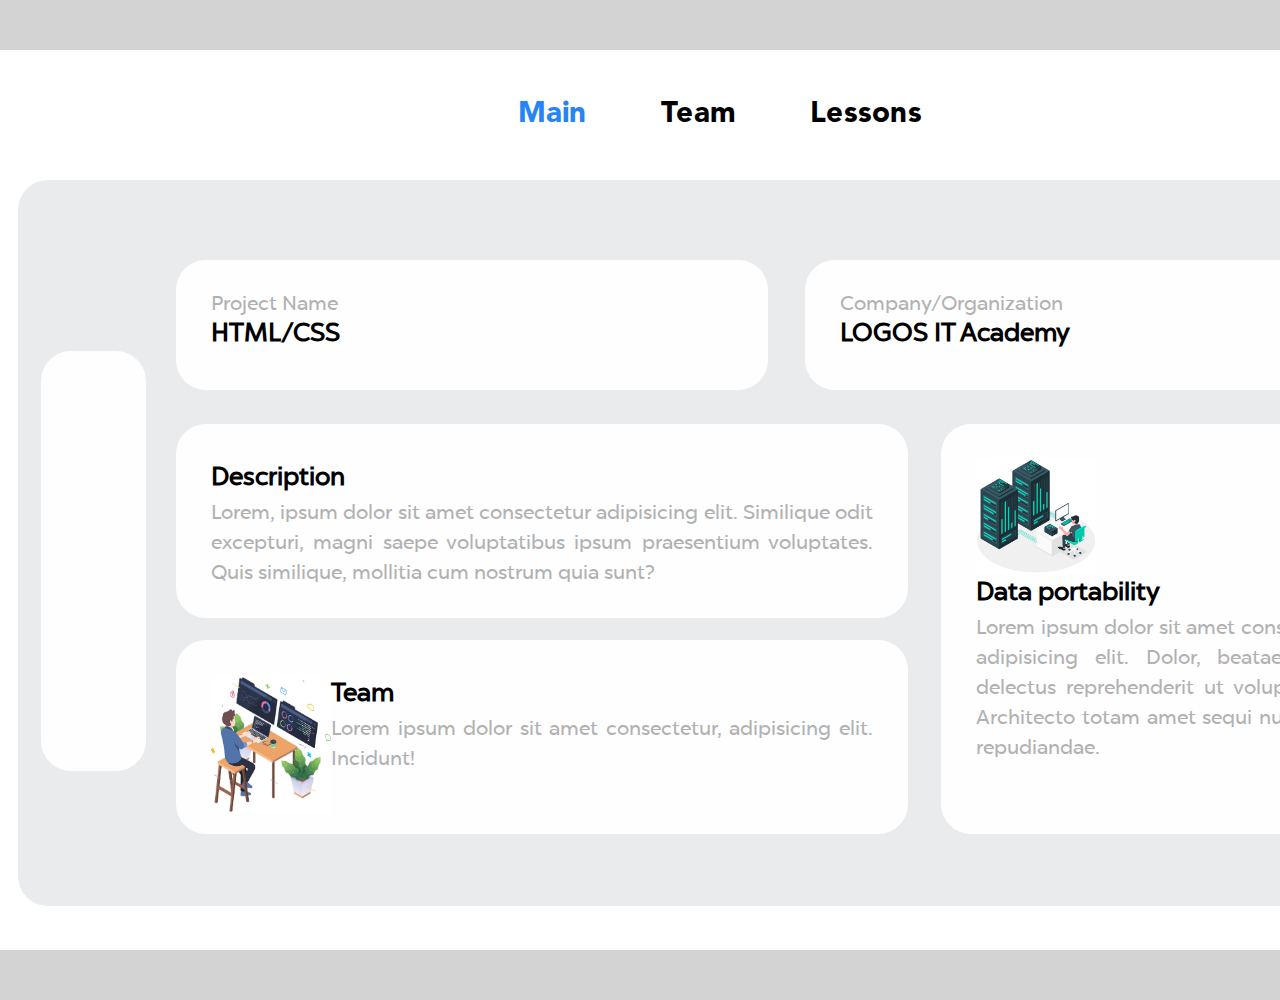
<file: index.html>
<!DOCTYPE html>
<html lang="en">
<head>
    <meta charset="UTF-8">
    <meta http-equiv="X-UA-Compatible" content="IE=edge">
    <meta name="viewport" content="width=device-width, initial-scale=1.0">
    <title>Document</title>
    <link rel="stylesheet" href="https://unicons.iconscout.com/release/v4.0.0/css/line.css">
    <link rel="stylesheet" href="styles/main.css">
</head>
<body bgcolor="lightgrey">
    <div class="container">
        <div class="menu">
            <a href="index.html" class="menu-link menu-link-active">Main</a>
            <a href="Team.html" class="menu-link">Team</a>
            <a href="Lessons.html" class="menu-link">Lessons</a>
        </div>
        <div class="main-content">
            <div class="leftbar">
                <i class="uil uil-folder"></i>
                <i class="uil uil-monitor"></i>
                <i class="uil uil-users-alt"></i>
                <i class="uil uil-cloud-share"></i>
                <i class="uil uil-cog"></i>
             </div>
                
            <div class="project-name">
                <p class="text">Project Name <br> <span class="caps">HTML/CSS</span></p>
            </div>
        
            <div class="company">
                <p class="text">Company/Organization <br> <span class="caps">LOGOS IT Academy</span></p>
            </div>
        
            <div class="description"> <p class="text"><span class="caps">Description</span> <br> Lorem, ipsum dolor sit amet consectetur adipisicing elit. Similique odit excepturi, magni saepe voluptatibus ipsum praesentium voluptates. Quis similique, mollitia cum nostrum quia sunt?</p></div>

            <div class="team">
                <img class="teampic" src="images/team.jpg" alt="">
                <p class="text"><span class="caps">Team</span> <br> Lorem ipsum dolor sit amet consectetur, adipisicing elit. Incidunt!</p>
            </div>

            <div class="data">
                <img src="images/data.jpg" alt="" class="datapic"><p class="text"><span class="caps">Data portability</span> <br> Lorem ipsum dolor sit amet consectetur adipisicing elit. Dolor, beatae! Modi delectus reprehenderit ut voluptatum? Architecto totam amet sequi nulla, rem repudiandae.</p>
            </div>
        </div>
    </div>
</body>
</html>
</file>
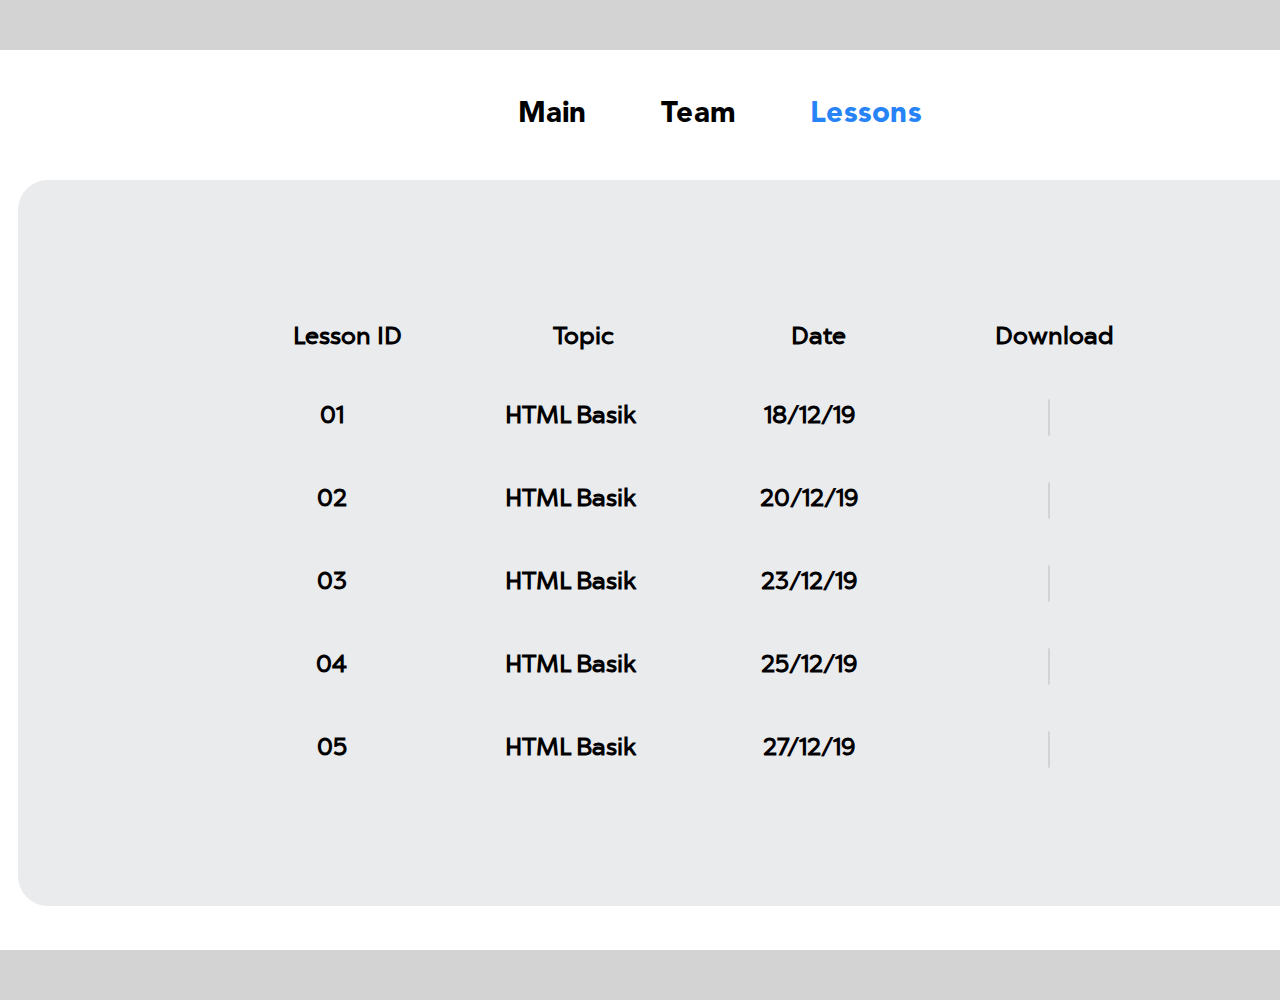
<file: Lessons.html>
<!DOCTYPE html>
<html lang="en">
<head>
    <meta charset="UTF-8">
    <meta http-equiv="X-UA-Compatible" content="IE=edge">
    <meta name="viewport" content="width=device-width, initial-scale=1.0">
    <title>Document</title>
    <link rel="stylesheet" href="https://unicons.iconscout.com/release/v4.0.0/css/line.css">
    <link rel="stylesheet" href="styles/main.css">
</head>
<body bgcolor="lightgrey">
    <div class="container">
        <div class="menu">
            <a href="index.html" class="menu-link">Main</a>
            <a href="Team.html" class="menu-link">Team</a>
            <a href="Lessons.html" class="menu-link menu-link-active">Lessons</a>
        </div>
        <div class="main-content">
            
            <div class="top">
                <p class="header">Lesson ID</p>
                <p class="header">Topic</p>
                <p class="header">Date</p>
                <p class="header">Download</p>
            </div>

            <div class="row1">
                <div class="rowwrap"><p class="contentrow">01</p>
                <p class="contentrow">HTML Basik</p>
                <p class="contentrow">18/12/19</p>
                <div class="contentrow"><i class="uil uil-download-alt"></i></div></div>
            </div>

            <div class="row1 row2">
                <div class="rowwrap">
                    <p class="contentrow">02</p>
                    <p class="contentrow">HTML Basik</p>
                    <p class="contentrow">20/12/19</p>
                    <div class="contentrow"><i class="uil uil-download-alt"></i></div>
                </div>
            </div>

            <div class="row1 row3">
                <div class="rowwrap">
                    <p class="contentrow">03</p>
                    <p class="contentrow">HTML Basik</p>
                    <p class="contentrow">23/12/19</p>
                    <div class="contentrow"><i class="uil uil-download-alt"></i></div>
                </div>
            </div>

            <div class="row1 row4">
                <div class="rowwrap">
                    <p class="contentrow">04</p>
                    <p class="contentrow">HTML Basik</p>
                    <p class="contentrow">25/12/19</p>
                    <div class="contentrow"><i class="uil uil-download-alt"></i></div>
                </div>
            </div>

            <div class="row1 row5">
                <div class="rowwrap">
                    <p class="contentrow">05</p>
                    <p class="contentrow">HTML Basik</p>
                    <p class="contentrow">27/12/19</p>
                    <div class="contentrow"><i class="uil uil-download-alt"></i></div>
                </div>
            </div>






        </div>
    </div>
</body>
</html>
</file>
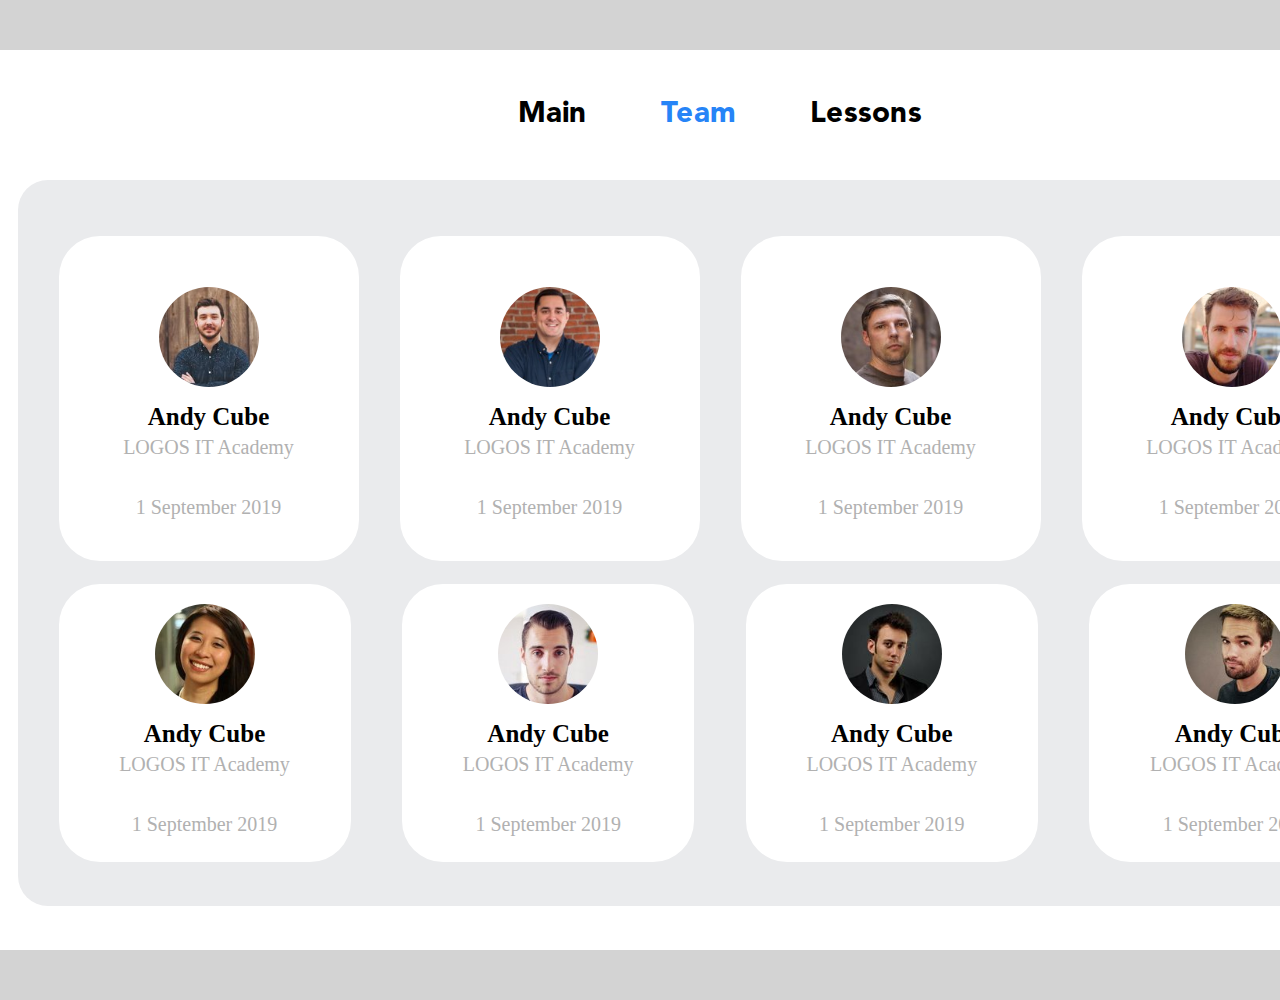
<file: Team.html>
<!DOCTYPE html>
<html lang="en">
<head>
    <meta charset="UTF-8">
    <meta http-equiv="X-UA-Compatible" content="IE=edge">
    <meta name="viewport" content="width=device-width, initial-scale=1.0">
    <title>Document</title>
    <link rel="stylesheet" href="styles/main.css">
</head>
<body bgcolor="lightgrey">
    
    <div class="container">
        
        <div class="menu">
            <a href="index.html" class="menu-link">Main</a>
            <a href="Team.html" class="menu-link menu-link-active">Team</a>
            <a href="Lessons.html" class="menu-link">Lessons</a>
        </div>
        
        <div class="main-content-team">
            
            <div class="group1">

                <div class="people"><img src="images/1.jpg" alt="" class="one"> <p class="teamtext"><span class="caps">Andy Cube</span> <br> LOGOS IT Academy <br> 
                <span class="september">1 September 2019</span></p>
                </div>

                <div class="people"><img src="images/2 (1).jpg" alt="" class="one">
                <p class="teamtext"><span class="caps">Andy Cube</span> <br> LOGOS IT Academy <br>
                <span class="september">1 September 2019</span></p>
                </div>

                <div class="people"><img src="images/3.jpg" alt="" class="one">
                <p class="teamtext"><span class="caps">Andy Cube</span> <br> LOGOS IT Academy <br>
                <span class="september">1 September 2019</span></p>
                </div>
                
                <div class="people"><img src="images/4.jpg" alt="" class="one">
                <p class="teamtext"><span class="caps">Andy Cube</span> <br> LOGOS IT Academy <br>
                <span class="september">1 September 2019</span></p>
                </div>
            </div>
            
            <div class="group2">
                
                <div class="people2"><img src="images/7.jpg" alt="" class="one">
                <p class="teamtext"><span class="caps">Andy Cube</span> <br> LOGOS IT Academy <br>
                <span class="september">1 September 2019</span></p>
                </div>
                
                <div class="people2"><img src="images/6.jpg" alt="" class="one">
                <p class="teamtext"><span class="caps">Andy Cube</span> <br> LOGOS IT Academy <br>
                <span class="september">1 September 2019</span></p>
                </div>
                
                <div class="people2"><img src="images/5.jpg" alt="" class="one">
                <p class="teamtext"><span class="caps">Andy Cube</span> <br> LOGOS IT Academy <br>
                <span class="september">1 September 2019</span></p>
                </div>
                
                <div class="people2"><img src="images/8.jpg" alt="" class="one">
                <p class="teamtext"><span class="caps">Andy Cube</span> <br> LOGOS IT Academy <br>
                <span class="september">1 September 2019</span></p>
                </div>

            </div>
           
        </div>
    </div>
</body>
</html>
</file>
<file: styles/main.css>
@import url(reset.css);
@import url(fonts.css);
@import url(team.css);
@import url(lessons.css);
.container {
    width: 1440px;
    height: 900px;
    margin: 50px auto;
    background-color: #fff;
}

.menu {
    width: 100%;
    height: 130px;
    text-align: center;
    padding: 44px;
    background-color: #fff;
}

.menu-link {
text-decoration: none;
font-family: 'bahij';
font-size: 40px;
margin: 0 35px;
font-weight: 500;
color: black;
}

.menu-link-active {
    color: #2684F7;
}

.main-content {
    position: relative;
    width: 1404px;
    height: 726px;
    margin: 0px auto 44px;
    border-radius: 30px;
    background-color: #EAEBED; 
}



.leftbar {
    display: flex;
    position: absolute;
    width: 105px;
    height: 420px;
    background-color: #FEFEFE;
    border-radius: 30px;
    top: 171px;
    left: 23px;
    flex-direction: column;
    justify-content: space-evenly;
    text-align: center; 
    align-items: center;
}

.uil {
    font-size: 35px;
    border-radius: 8px;
    width: 35px;
}

.uil:hover{
    width: 35px;
    background: rgb(23, 104, 255);
    color: #fff;
}




.text {
    font-size: 20px;
    color: #B1B1B1
}

.caps {
    font-size: 25px;
    font-weight: 700;
    color: black;
    line-height: 40px;
}

.project-name {
   position: absolute;
    width: 592px;
    height: 130px;
    background-color: #FEFEFE;
    border-radius: 30px;
    padding: 35px;
    font-family: 'chronica';
    font-size: 30px;
    top: 80px;
    left: 158px;
}

.company {
    position: absolute;
    width: 583px;
    height: 130px;
    background-color: #FEFEFE;
    border-radius: 30px;
    padding: 35px;
    font-family: 'chronica';
    font-size: 30px;
    top: 80px;
    right: 34px;
}






.description {
    position: absolute;
    width: 732px;
    height: 194px;
    background-color: #FEFEFE;
    border-radius: 30px;
    padding: 35px;
    font-family: 'chronica';
    font-size: 30px;
    top: 244px;
    left: 158px;
    line-height: 30px;
    text-align: justify;
}

.team {
    position: absolute;
    width: 732px;
    height: 194px;
    background-color: #FEFEFE;
    border-radius: 30px;
    padding: 35px;
    font-family: 'chronica';
    font-size: 30px;
    bottom: 72px;
    left: 158px;
    line-height: 30px;
    text-align: justify;
}

.teampic {
  width: 120px;
  float: left;  
}

.data {
    position: absolute;
    width: 447px;
    height: 410px;
    background-color: #FEFEFE;
    border-radius: 30px;
    padding: 35px;
    font-family: 'chronica';
    font-size: 30px;
    bottom: 72px;
    right: 34px;
    line-height: 30px;
    text-align: justify;
}

.datapic {
    display: block;
    width: 120px;
}
</file>
